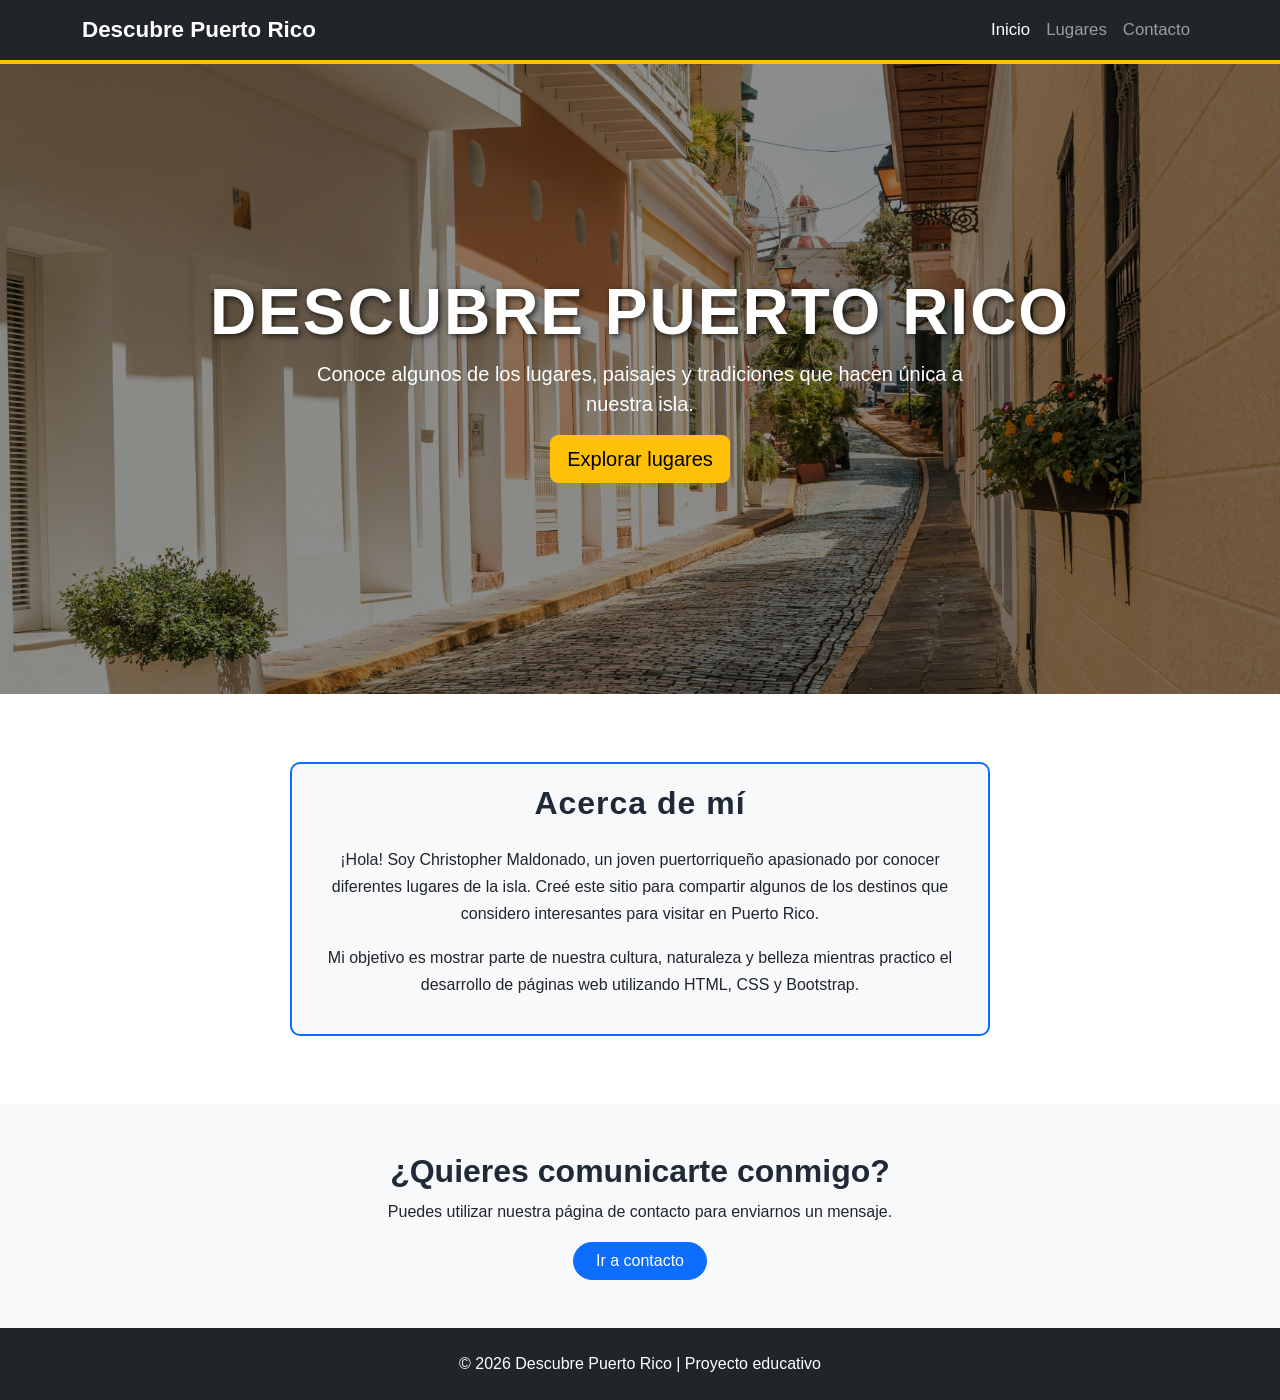
<file: index.html>
<!DOCTYPE html>
<html lang="es">
<head>
    <meta charset="UTF-8">
    <meta name="viewport" content="width=device-width, initial-scale=1.0">

    <!-- Título de la página -->
    <title>Descubre Puerto Rico</title>

    <!-- Bootstrap CSS -->
    <link href="https://cdn.jsdelivr.net/npm/bootstrap@5.3.8/dist/css/bootstrap.min.css" rel="stylesheet">

    <!-- CSS personalizado -->
    <link rel="stylesheet" href="styles.css">
</head>

<body>

    <!--
        BARRA DE NAVEGACIÓN
        El elemento nav contiene los enlaces principales del sitio.
    -->
    <nav class="navbar navbar-expand-lg navbar-dark bg-dark">
        <div class="container">
            <a class="navbar-brand fw-bold" href="index.html">
                Descubre Puerto Rico
            </a>

            <button class="navbar-toggler" type="button"
                    data-bs-toggle="collapse"
                    data-bs-target="#menuPrincipal"
                    aria-controls="menuPrincipal"
                    aria-expanded="false"
                    aria-label="Abrir menú">

                <span class="navbar-toggler-icon"></span>
            </button>

            <div class="collapse navbar-collapse" id="menuPrincipal">
                <ul class="navbar-nav ms-auto">

                    <li class="nav-item">
                        <a class="nav-link active" href="index.html">
                            Inicio
                        </a>
                    </li>

                    <li class="nav-item">
                        <a class="nav-link" href="lugares.html">
                            Lugares
                        </a>
                    </li>

                    <li class="nav-item">
                        <a class="nav-link" href="contacto.html">
                            Contacto
                        </a>
                    </li>

                </ul>
            </div>
        </div>
    </nav>


    <!--
        ENCABEZADO
        El elemento header presenta el título principal del sitio.
        La imagen de fondo será aplicada utilizando CSS.
    -->
    <header class="hero">
        <div class="container text-center">
            <h1 id="titulo-principal" class="display-3 fw-bold">
    Descubre Puerto Rico
</h1>

            <p class="lead">
                Conoce algunos de los lugares, paisajes y tradiciones
                que hacen única a nuestra isla.
            </p>

            <a href="lugares.html" class="btn btn-warning btn-lg">
                Explorar lugares
            </a>
        </div>
    </header>


    <!--
        CONTENIDO PRINCIPAL
        El elemento main contiene la información más importante
        de esta página.
    -->
    <main>

        <!-- Sección Acerca de mí -->
        <section class="container py-5">
            <div class="row align-items-center">

<div class="col-lg-8 mx-auto text-center caja-informacion">

                    <h2 class="mb-4 destacado">
    Acerca de mí
</h2>

                    <p>
                        ¡Hola! Soy Christopher Maldonado, un joven puertorriqueño
                        apasionado por conocer diferentes lugares de la isla.
                        Creé este sitio para compartir algunos de los destinos
                        que considero interesantes para visitar en Puerto Rico.
                    </p>

                    <p>
                        Mi objetivo es mostrar parte de nuestra cultura,
                        naturaleza y belleza mientras practico el desarrollo
                        de páginas web utilizando HTML, CSS y Bootstrap.
                    </p>

                </div>

            </div>
        </section>


        <!-- Sección de llamado a la acción -->
        <section class="bg-light py-5">
            <div class="container text-center">

                <h2>¿Quieres comunicarte conmigo?</h2>

                <p>
                    Puedes utilizar nuestra página de contacto para
                    enviarnos un mensaje.
                </p>

                <a href="contacto.html" class="btn btn-primary">
                    Ir a contacto
                </a>

            </div>
        </section>

    </main>


    <!--
        PIE DE PÁGINA
        El elemento footer contiene información final del sitio.
    -->
    <footer class="bg-dark text-white text-center py-4">
        <p class="mb-0">
            &copy; 2026 Descubre Puerto Rico | Proyecto educativo
        </p>
    </footer>


    <!-- Bootstrap JavaScript -->
    <script src="https://cdn.jsdelivr.net/npm/bootstrap@5.3.8/dist/js/bootstrap.bundle.min.js"></script>

</body>
</html>
</file>
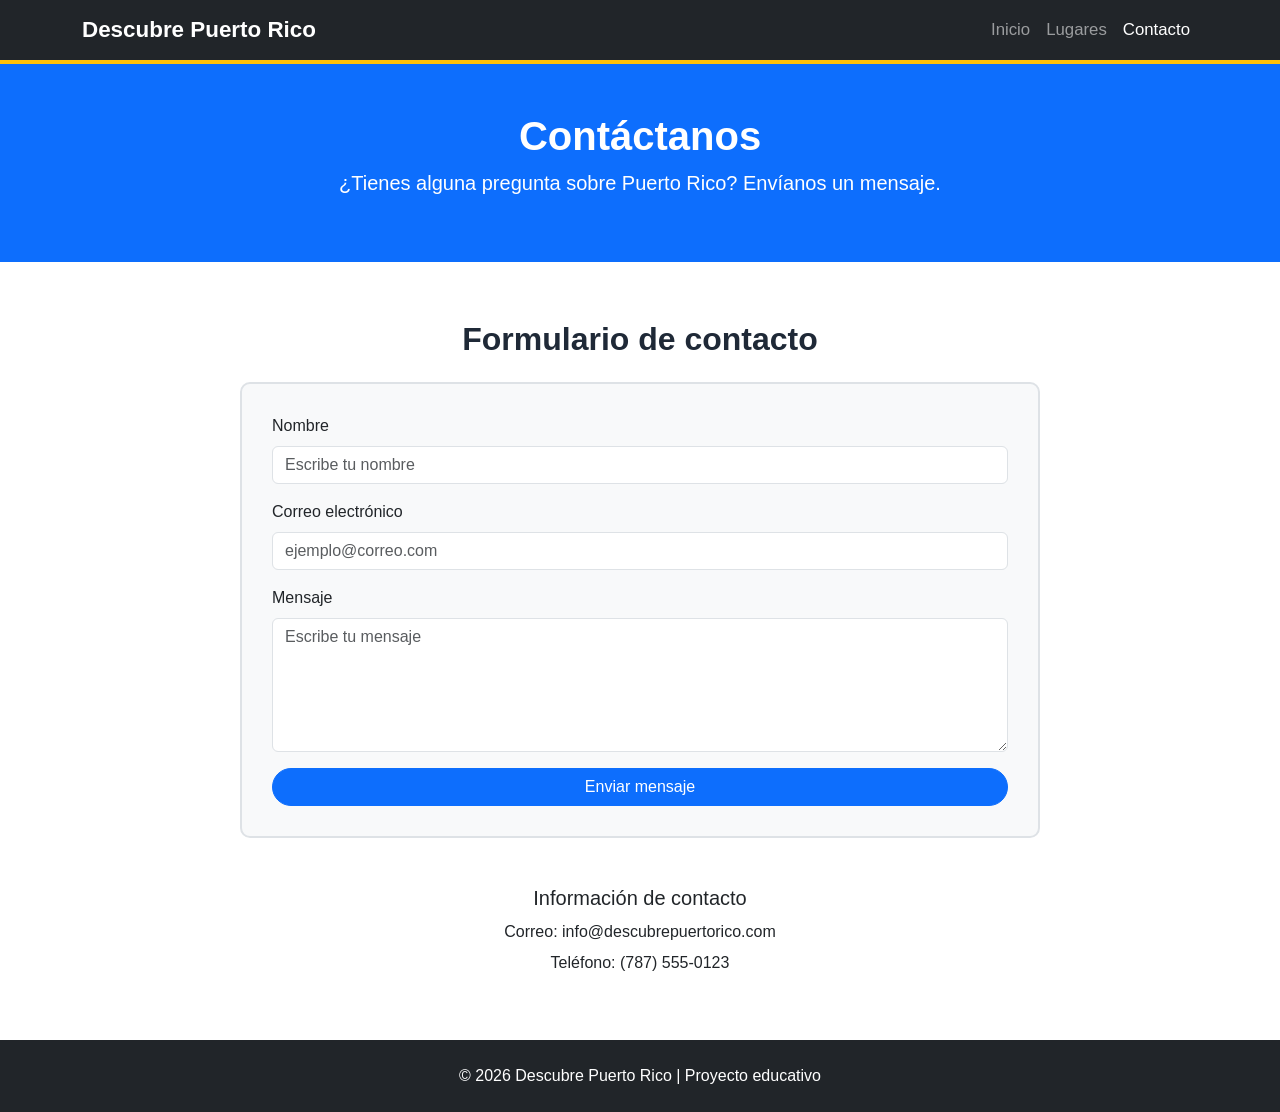
<file: contacto.html>
<!DOCTYPE html>
<html lang="es">
<head>
    <meta charset="UTF-8">
    <meta name="viewport" content="width=device-width, initial-scale=1.0">

    <!-- Página de contacto creada con estructura HTML5 -->
    <title>Contacto | Descubre Puerto Rico</title>

    <!-- Bootstrap CSS -->
    <link href="https://cdn.jsdelivr.net/npm/bootstrap@5.3.8/dist/css/bootstrap.min.css" rel="stylesheet">

    <!-- CSS personalizado -->
    <link rel="stylesheet" href="styles.css">
</head>

<body>

    <!-- Barra de navegación Bootstrap -->
    <nav class="navbar navbar-expand-lg navbar-dark bg-dark">
        <div class="container">

            <a class="navbar-brand fw-bold" href="index.html">
                Descubre Puerto Rico
            </a>

            <button class="navbar-toggler" type="button"
                    data-bs-toggle="collapse"
                    data-bs-target="#menuPrincipal"
                    aria-controls="menuPrincipal"
                    aria-expanded="false"
                    aria-label="Abrir menú">

                <span class="navbar-toggler-icon"></span>
            </button>

            <div class="collapse navbar-collapse" id="menuPrincipal">
                <ul class="navbar-nav ms-auto">

                    <li class="nav-item">
                        <a class="nav-link" href="index.html">Inicio</a>
                    </li>

                    <li class="nav-item">
                        <a class="nav-link" href="lugares.html">Lugares</a>
                    </li>

                    <li class="nav-item">
                        <a class="nav-link active" href="contacto.html">
                            Contacto
                        </a>
                    </li>

                </ul>
            </div>
        </div>
    </nav>


    <!-- Encabezado -->
    <header class="bg-primary text-white text-center py-5">
        <div class="container">
            <h1 class="fw-bold">Contáctanos</h1>
            <p class="lead">
                ¿Tienes alguna pregunta sobre Puerto Rico?
                Envíanos un mensaje.
            </p>
        </div>
    </header>


    <!-- Contenido principal -->
    <main class="container py-5">

        <section id="seccion-contacto" class="contacto mx-auto">

            <h2 class="text-center mb-4">
                Formulario de contacto
            </h2>

            <div class="contact-box">

                <form class="needs-validation" novalidate>

                    <!-- Nombre -->
                    <div class="mb-3">
                        <label for="nombre" class="form-label">
                            Nombre
                        </label>

                        <input type="text"
                               class="form-control"
                               id="nombre"
                               placeholder="Escribe tu nombre"
                               required>

                        <div class="invalid-feedback">
                            Por favor, escribe tu nombre.
                        </div>
                    </div>


                    <!-- Correo electrónico -->
                    <div class="mb-3">
                        <label for="correo" class="form-label">
                            Correo electrónico
                        </label>

                        <input type="email"
                               class="form-control"
                               id="correo"
                               placeholder="ejemplo@correo.com"
                               required>

                        <div class="invalid-feedback">
                            Escribe un correo electrónico válido.
                        </div>
                    </div>


                    <!-- Mensaje -->
                    <div class="mb-3">
                        <label for="mensaje" class="form-label">
                            Mensaje
                        </label>

                        <textarea class="form-control"
                                  id="mensaje"
                                  rows="5"
                                  placeholder="Escribe tu mensaje"
                                  required></textarea>

                        <div class="invalid-feedback">
                            Por favor, escribe un mensaje.
                        </div>
                    </div>


                    <!-- Botón Bootstrap -->
                    <button class="btn btn-primary w-100"
                            type="submit">
                        Enviar mensaje
                    </button>

                </form>

            </div>


            <!-- Información ficticia -->
            <div class="text-center mt-5">
                <h3 class="h5">Información de contacto</h3>

                <p class="mb-1">
                    Correo: info@descubrepuertorico.com
                </p>

                <p>
                    Teléfono: (787) 555-0123
                </p>
            </div>

        </section>

    </main>


    <!-- Pie de página -->
    <footer class="bg-dark text-white text-center py-4">
        <p class="mb-0">
            &copy; 2026 Descubre Puerto Rico | Proyecto educativo
        </p>
    </footer>


    <!-- Bootstrap JavaScript -->
    <script src="https://cdn.jsdelivr.net/npm/bootstrap@5.3.8/dist/js/bootstrap.bundle.min.js"></script>

    <!-- Validación del formulario -->
    <script>
        (() => {
            'use strict';

            const forms = document.querySelectorAll('.needs-validation');

            Array.from(forms).forEach(form => {
                form.addEventListener('submit', event => {

                    event.preventDefault();

                    if (!form.checkValidity()) {
                        event.stopPropagation();
                    }

                    form.classList.add('was-validated');
                });
            });
        })();
    </script>

</body>
</html>
</file>
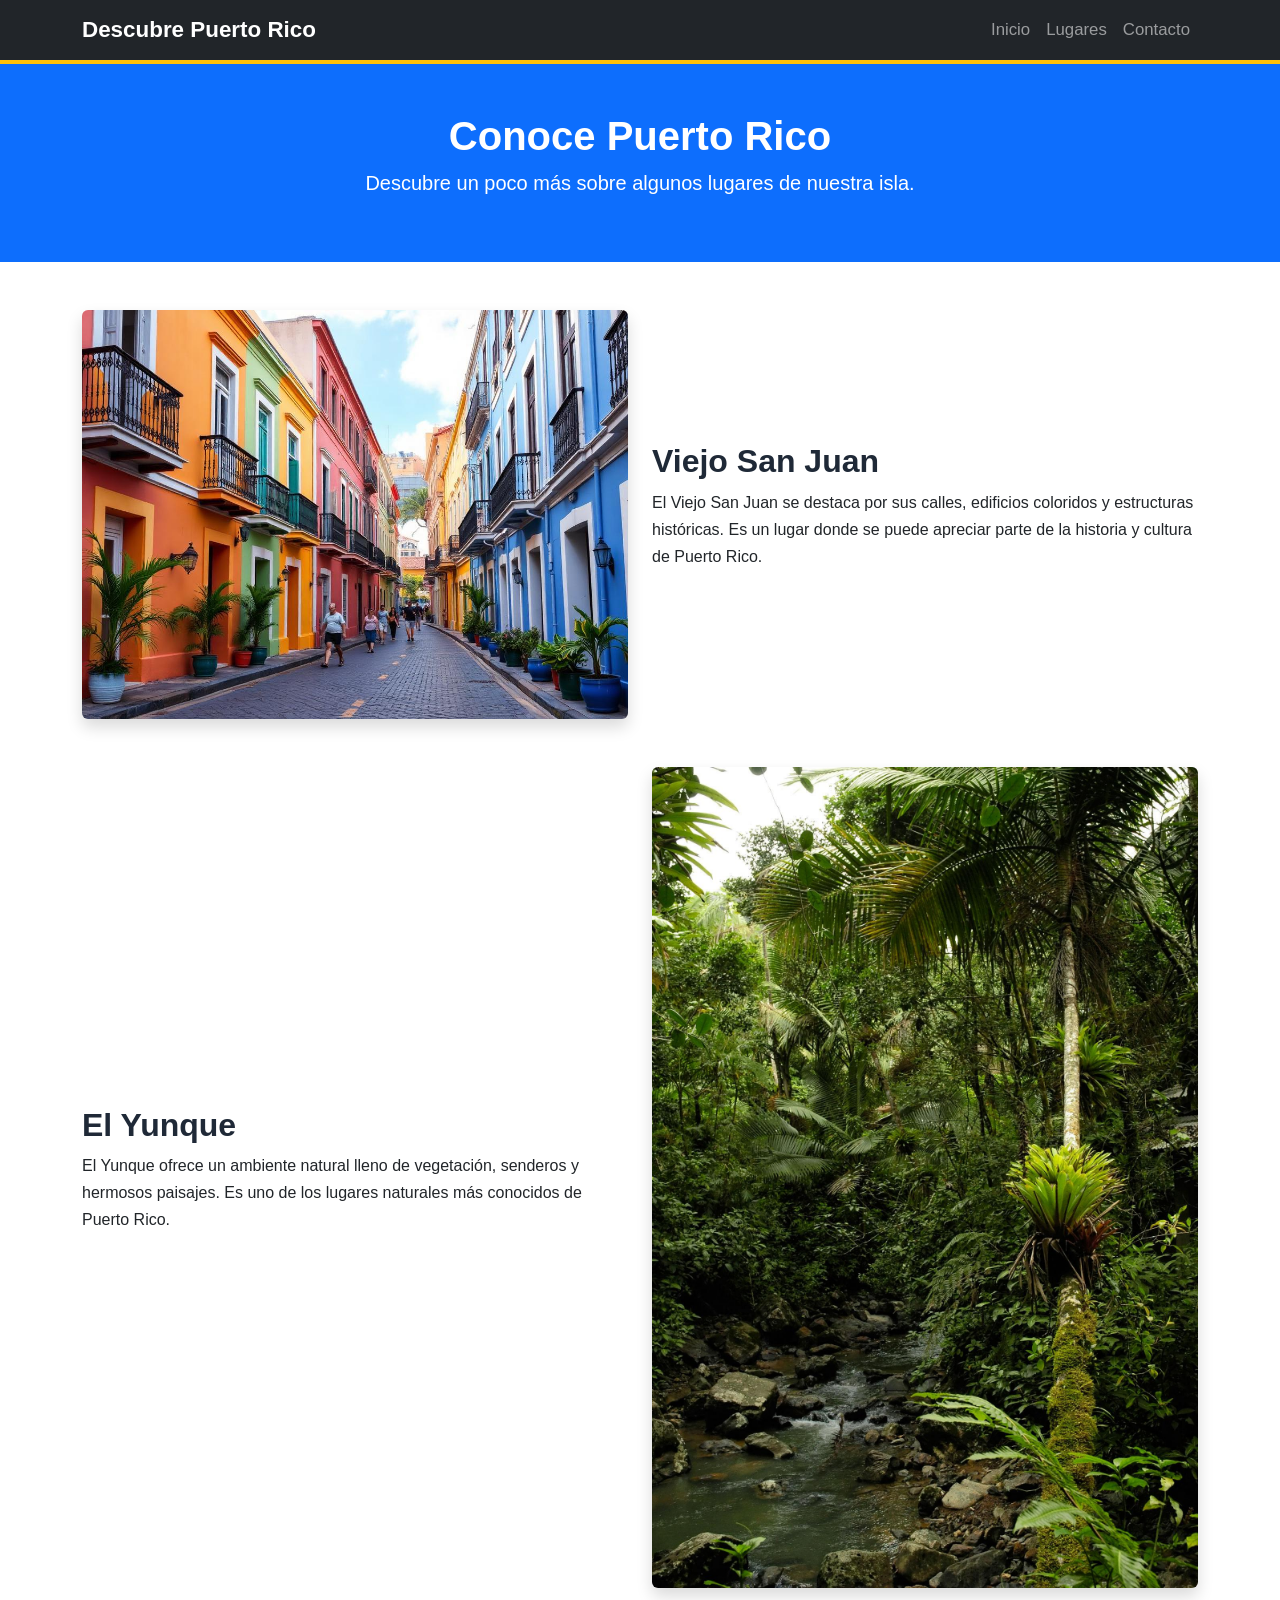
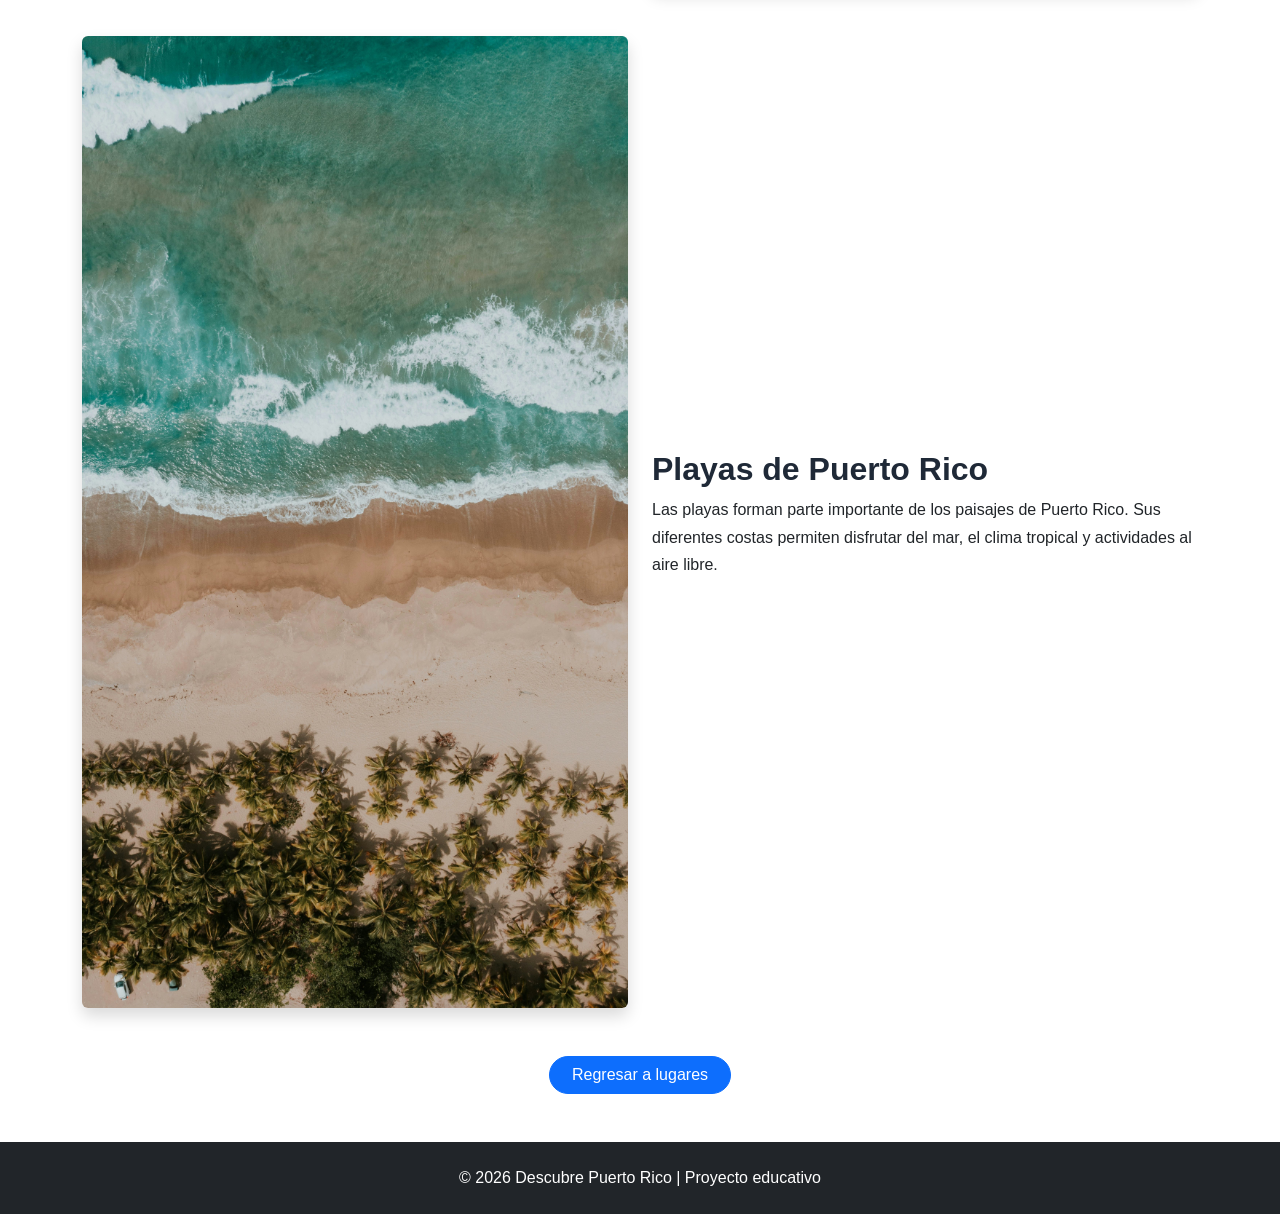
<file: detalle.html>
<!DOCTYPE html>
<html lang="es">
<head>
    <meta charset="UTF-8">
    <meta name="viewport" content="width=device-width, initial-scale=1.0">

    <!-- Página de detalles creada con estructura semántica HTML5 -->
    <title>Detalles | Descubre Puerto Rico</title>

    <!-- Bootstrap CSS -->
    <link href="https://cdn.jsdelivr.net/npm/bootstrap@5.3.8/dist/css/bootstrap.min.css" rel="stylesheet">

    <!-- CSS personalizado -->
    <link rel="stylesheet" href="styles.css">
</head>

<body>

    <!-- Barra de navegación -->
    <nav class="navbar navbar-expand-lg navbar-dark bg-dark">
        <div class="container">

            <a class="navbar-brand fw-bold" href="index.html">
                Descubre Puerto Rico
            </a>

            <button class="navbar-toggler" type="button"
                    data-bs-toggle="collapse"
                    data-bs-target="#menuPrincipal"
                    aria-controls="menuPrincipal"
                    aria-expanded="false"
                    aria-label="Abrir menú">
                <span class="navbar-toggler-icon"></span>
            </button>

            <div class="collapse navbar-collapse" id="menuPrincipal">
                <ul class="navbar-nav ms-auto">

                    <li class="nav-item">
                        <a class="nav-link" href="index.html">Inicio</a>
                    </li>

                    <li class="nav-item">
                        <a class="nav-link" href="lugares.html">Lugares</a>
                    </li>

                    <li class="nav-item">
                        <a class="nav-link" href="contacto.html">Contacto</a>
                    </li>

                </ul>
            </div>
        </div>
    </nav>


    <!-- Encabezado -->
    <header class="bg-primary text-white text-center py-5">
        <div class="container">
            <h1 class="fw-bold">Conoce Puerto Rico</h1>
            <p class="lead">
                Descubre un poco más sobre algunos lugares de nuestra isla.
            </p>
        </div>
    </header>


    <!-- Contenido principal -->
    <main class="container py-5">

        <!-- Viejo San Juan -->
        <section id="sanjuan" class="row align-items-center mb-5">

            <div class="col-md-6">
                <img src="imagenes/viejo-san-juan.jfif"
                     class="img-fluid rounded shadow"
                     alt="Viejo San Juan">
            </div>

            <div class="col-md-6 mt-4 mt-md-0">
                <h2>Viejo San Juan</h2>

                <p>
                    El Viejo San Juan se destaca por sus calles,
                    edificios coloridos y estructuras históricas.
                    Es un lugar donde se puede apreciar parte de la
                    historia y cultura de Puerto Rico.
                </p>
            </div>

        </section>


        <!-- El Yunque -->
        <section id="yunque" class="row align-items-center mb-5">

            <div class="col-md-6 order-md-2">
                <img src="imagenes/el-yunque.jfif"
                     class="img-fluid rounded shadow"
                     alt="El Yunque">
            </div>

            <div class="col-md-6 mt-4 mt-md-0 order-md-1">
                <h2>El Yunque</h2>

                <p>
                    El Yunque ofrece un ambiente natural lleno de
                    vegetación, senderos y hermosos paisajes.
                    Es uno de los lugares naturales más conocidos
                    de Puerto Rico.
                </p>
            </div>

        </section>


        <!-- Playas -->
        <section id="playas" class="row align-items-center mb-5">

            <div class="col-md-6">
                <img src="imagenes/playa.jfif"
                     class="img-fluid rounded shadow"
                     alt="Playa de Puerto Rico">
            </div>

            <div class="col-md-6 mt-4 mt-md-0">
                <h2>Playas de Puerto Rico</h2>

                <p>
                    Las playas forman parte importante de los paisajes
                    de Puerto Rico. Sus diferentes costas permiten
                    disfrutar del mar, el clima tropical y actividades
                    al aire libre.
                </p>
            </div>

        </section>


        <!-- Botón para regresar -->
        <div class="text-center">
            <a href="lugares.html" class="btn btn-primary">
                Regresar a lugares
            </a>
        </div>

    </main>


    <!-- Pie de página -->
    <footer class="bg-dark text-white text-center py-4">
        <p class="mb-0">
            &copy; 2026 Descubre Puerto Rico | Proyecto educativo
        </p>
    </footer>


    <!-- Bootstrap JavaScript -->
    <script src="https://cdn.jsdelivr.net/npm/bootstrap@5.3.8/dist/js/bootstrap.bundle.min.js"></script>

</body>
</html>
</file>
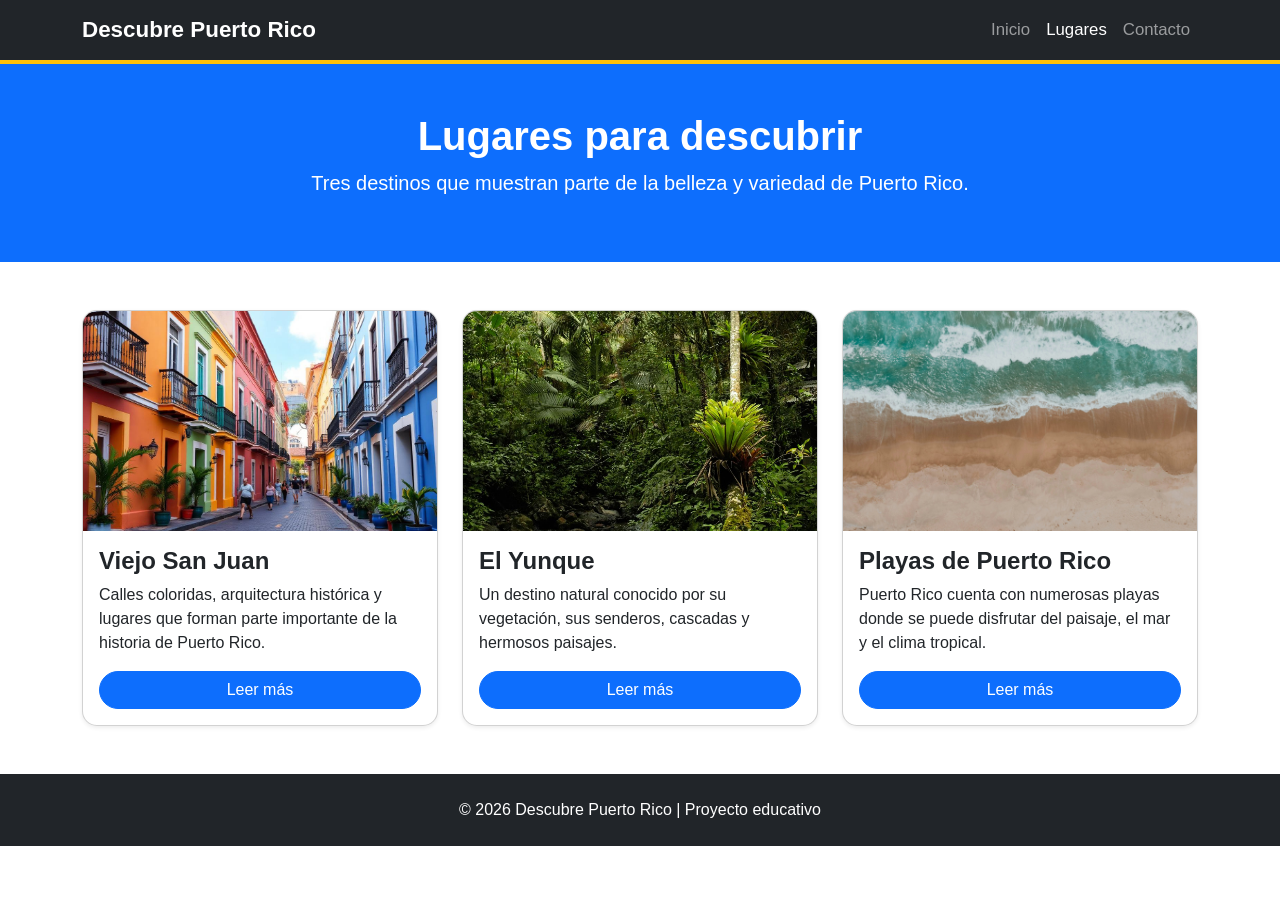
<file: lugares.html>
<!DOCTYPE html>
<html lang="es">
<head>
    <meta charset="UTF-8">
    <meta name="viewport" content="width=device-width, initial-scale=1.0">

    <!-- Página de portafolio creada con HTML5 y Bootstrap -->
    <title>Lugares | Descubre Puerto Rico</title>

    <!-- Bootstrap CSS -->
    <link href="https://cdn.jsdelivr.net/npm/bootstrap@5.3.8/dist/css/bootstrap.min.css" rel="stylesheet">

    <!-- CSS personalizado -->
    <link rel="stylesheet" href="styles.css">
</head>

<body>

    <!-- Barra de navegación principal -->
    <nav class="navbar navbar-expand-lg navbar-dark bg-dark">
        <div class="container">

            <a class="navbar-brand fw-bold" href="index.html">
                Descubre Puerto Rico
            </a>

            <button class="navbar-toggler" type="button"
                    data-bs-toggle="collapse"
                    data-bs-target="#menuPrincipal"
                    aria-controls="menuPrincipal"
                    aria-expanded="false"
                    aria-label="Abrir menú">

                <span class="navbar-toggler-icon"></span>
            </button>

            <div class="collapse navbar-collapse" id="menuPrincipal">
                <ul class="navbar-nav ms-auto">

                    <li class="nav-item">
                        <a class="nav-link" href="index.html">
                            Inicio
                        </a>
                    </li>

                    <li class="nav-item">
                        <a class="nav-link active" href="lugares.html">
                            Lugares
                        </a>
                    </li>

                    <li class="nav-item">
                        <a class="nav-link" href="contacto.html">
                            Contacto
                        </a>
                    </li>

                </ul>
            </div>
        </div>
    </nav>


    <!-- Encabezado de la página -->
    <header class="bg-primary text-white text-center py-5">
        <div class="container">
            <h1 class="fw-bold">Lugares para descubrir</h1>

            <p class="lead">
                Tres destinos que muestran parte de la belleza
                y variedad de Puerto Rico.
            </p>
        </div>
    </header>


    <!-- Contenido principal -->
    <main class="container py-5">

        <div class="row g-4">

            <!-- Tarjeta 1 -->
            <div class="col-md-6 col-lg-4">
                <div class="card shadow-sm">

                    <img src="imagenes/viejo-san-juan.jfif"
                         class="card-img-top"
                         alt="Viejo San Juan">

                    <div class="card-body d-flex flex-column">

                        <h2 class="card-title h4">
                            Viejo San Juan
                        </h2>

                        <p class="card-text">
                            Calles coloridas, arquitectura histórica y
                            lugares que forman parte importante de la
                            historia de Puerto Rico.
                        </p>

                        <a href="detalle.html#sanjuan"
                           class="btn btn-primary mt-auto">
                            Leer más
                        </a>

                    </div>
                </div>
            </div>


            <!-- Tarjeta 2 -->
            <div class="col-md-6 col-lg-4">
                <div class="card shadow-sm">

                    <img src="imagenes/el-yunque.jfif"
                         class="card-img-top"
                         alt="Bosque Nacional El Yunque">

                    <div class="card-body d-flex flex-column">

                        <h2 class="card-title h4">
                            El Yunque
                        </h2>

                        <p class="card-text">
                            Un destino natural conocido por su vegetación,
                            sus senderos, cascadas y hermosos paisajes.
                        </p>

                        <a href="detalle.html#yunque"
                           class="btn btn-primary mt-auto">
                            Leer más
                        </a>

                    </div>
                </div>
            </div>


            <!-- Tarjeta 3 -->
            <div class="col-md-6 col-lg-4">
                <div class="card shadow-sm">

                    <img src="imagenes/playa.jfif"
                         class="card-img-top"
                         alt="Playa de Puerto Rico">

                    <div class="card-body d-flex flex-column">

                        <h2 class="card-title h4">
                            Playas de Puerto Rico
                        </h2>

                        <p class="card-text">
                            Puerto Rico cuenta con numerosas playas donde
                            se puede disfrutar del paisaje, el mar y el
                            clima tropical.
                        </p>

                        <a href="detalle.html#playas"
                           class="btn btn-primary mt-auto">
                            Leer más
                        </a>

                    </div>
                </div>
            </div>

        </div>

    </main>


    <!-- Pie de página -->
    <footer class="bg-dark text-white text-center py-4">
        <p class="mb-0">
            &copy; 2026 Descubre Puerto Rico | Proyecto educativo
        </p>
    </footer>


    <!-- Bootstrap JavaScript -->
    <script src="https://cdn.jsdelivr.net/npm/bootstrap@5.3.8/dist/js/bootstrap.bundle.min.js"></script>

</body>
</html>
</file>
<file: styles.css>
/* ========================================
   ESTILOS GENERALES
======================================== */

body {
    font-family: Arial, Helvetica, sans-serif;
    background-color: #ffffff;
    color: #212529;
}


/* ========================================
   BARRA DE NAVEGACIÓN
======================================== */

.navbar-brand {
    font-size: 1.4rem;
}

.nav-link {
    font-size: 1.05rem;
}


/* ========================================
   ENCABEZADO PRINCIPAL
======================================== */

.hero {
    min-height: 70vh;

    background:
        linear-gradient(
            rgba(0, 0, 0, 0.45),
            rgba(0, 0, 0, 0.45)
        ),
        url("imagenes/portada.jpg");

    background-size: cover;
    background-position: center;

    color: white;

    display: flex;
    align-items: center;
    justify-content: center;
}

.hero h1 {
    text-shadow: 2px 2px 6px rgba(0, 0, 0, 0.7);
}

.hero p {
    max-width: 700px;
    margin-left: auto;
    margin-right: auto;
}


/* ========================================
   SECCIONES
======================================== */

section h2 {
    font-weight: bold;
}

section p {
    line-height: 1.7;
}


/* ========================================
   TARJETAS BOOTSTRAP
======================================== */

.card {
    height: 100%;
    transition: transform 0.3s ease;
}

.card:hover {
    transform: translateY(-5px);
}

.card-img-top {
    height: 220px;
    object-fit: cover;
}


/* ========================================
   FORMULARIO
======================================== */

.contacto {
    max-width: 800px;
}


/* ========================================
   PIE DE PÁGINA
======================================== */

footer {
    margin-top: auto;
}


/* ========================================
   DISEÑO RESPONSIVO
======================================== */

@media (max-width: 768px) {

    .hero {
        min-height: 55vh;
        padding: 40px 15px;
    }

    .hero h1 {
        font-size: 2.5rem;
    }

    .hero p {
        font-size: 1rem;
    }

    .card-img-top {
        height: 200px;
    }
}
/* ========================================
   CAJA DEL FORMULARIO
   Ejemplo del modelo de caja de CSS
======================================== */

.contact-box {
    background-color: #f8f9fa;
    padding: 30px;
    border: 2px solid #dee2e6;
    margin: 20px 0;
    border-radius: 10px;
}

/* Selector de ID */
#seccion-contacto {
    padding-top: 10px;
}
/* ========================================
   SELECTORES Y MODELO DE CAJA
======================================== */

/* Selector de elemento */
h2 {
    color: #1f2937;
}

/* Selector de clase */
.destacado {
    font-weight: bold;
    letter-spacing: 1px;
}

/* Selector de ID */
#titulo-principal {
    text-transform: uppercase;
}

/* Modelo de caja */
.caja-informacion {
    margin: 20px auto;
    padding: 20px;
    border: 2px solid #0d6efd;
    border-radius: 10px;
    max-width: 700px;
    background-color: #f8f9fa;
}
/* ========================================
   PERSONALIZACIÓN TAREA 5-3
======================================== */

.navbar {
    border-bottom: 4px solid #ffc107;
}

.btn-primary {
    border-radius: 20px;
    padding-left: 22px;
    padding-right: 22px;
}

.card {
    border-radius: 15px;
    overflow: hidden;
}

.card-title {
    font-weight: bold;
}

#titulo-principal {
    letter-spacing: 2px;
}
</file>
